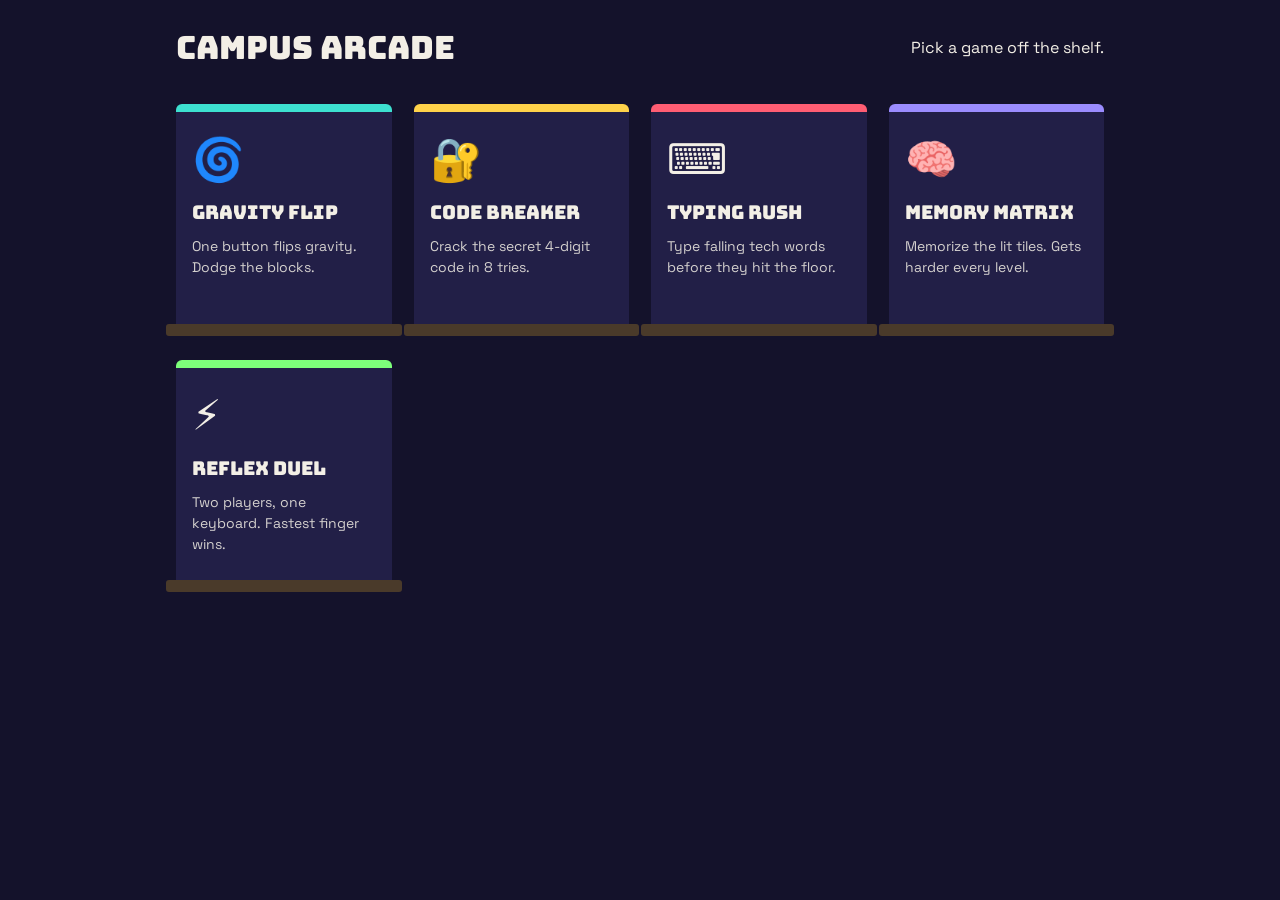
<file: index.html>
<!doctype html><html lang="en"><head><meta charset="utf-8"><meta name="viewport" content="width=device-width,initial-scale=1">
<title>Campus Arcade</title><link rel="stylesheet" href="css/style.css"></head><body><div class="wrap">
<div class="top"><h1>Campus Arcade</h1><span>Pick a game off the shelf.</span></div>
<div class="shelf" id="s"></div></div>
<script src="js/games.js"></script>
<script>
document.getElementById('s').innerHTML=GAMES.map(g=>{const b=best.get(g.id);
return `<a class="case" style="--k:${g.k}" href="games/${g.id}.html"><div class="e">${g.e}</div><h2>${g.name}</h2><p>${g.d}</p>${b!==null?`<small>Best: ${b} ${g.unit}</small>`:''}</a>`}).join('');
</script></body></html>
</file>
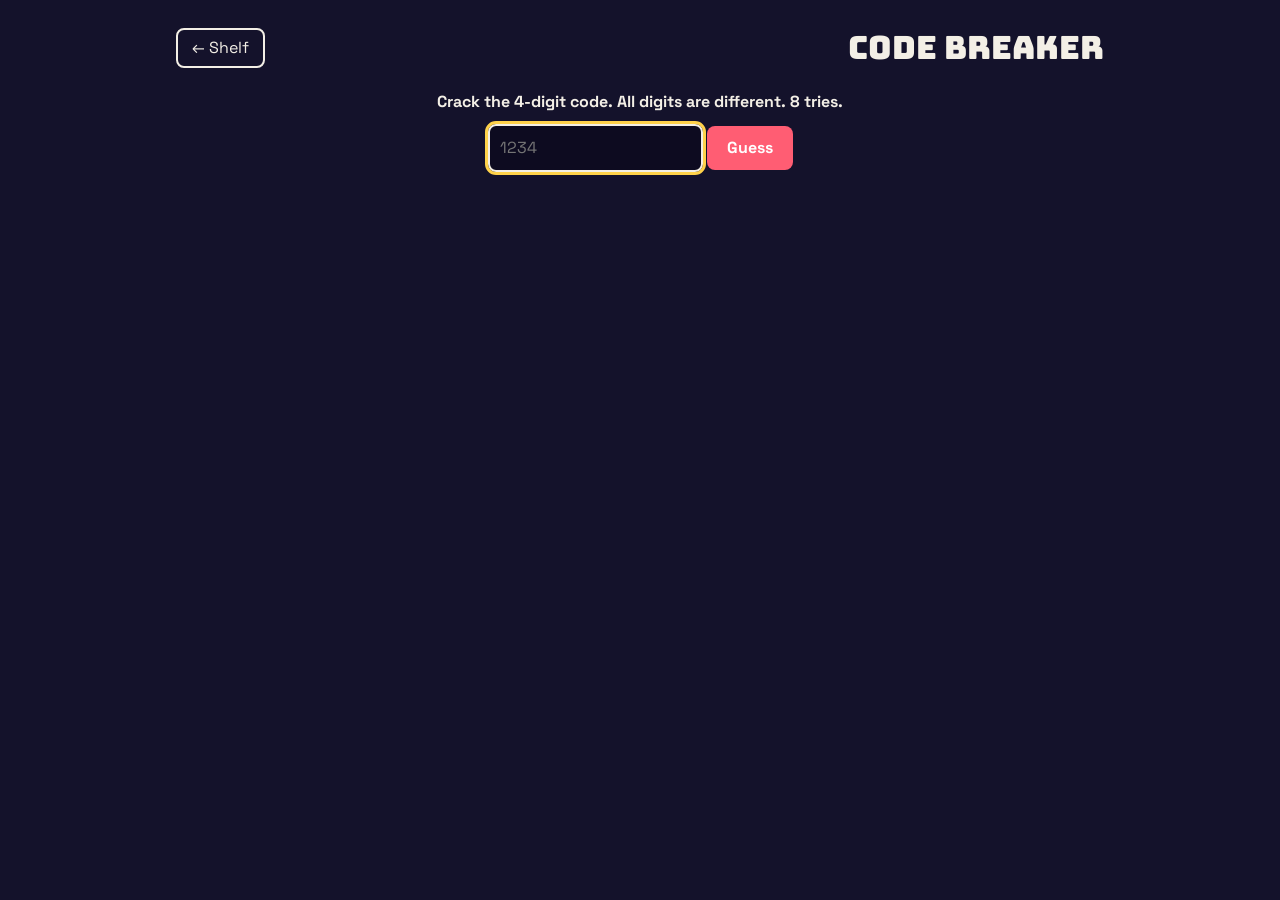
<file: games/code-breaker.html>
<!doctype html><html lang="en"><head><meta charset="utf-8"><meta name="viewport" content="width=device-width,initial-scale=1"><title>Code Breaker</title><link rel="stylesheet" href="../css/style.css"></head><body><div class="wrap"><div class="top"><a class="back" href="../index.html">← Shelf</a><h1>Code Breaker</h1></div>
<div class="stage"><div class="hud" id="h"></div><input id="g" maxlength="4" inputmode="numeric" placeholder="1234" autocomplete="off"> <button class="btn" id="b">Guess</button><br><pre id="log" style="text-align:left;display:inline-block;min-width:260px;font-size:18px"></pre></div>
</div><script src="../js/games.js"></script>
<script>
const h=document.getElementById('h'),g=document.getElementById('g'),b=document.getElementById('b'),log=document.getElementById('log');
let sec,tries,done;
function newGame(){sec=[0,1,2,3,4,5,6,7,8,9].sort(()=>Math.random()-.5).slice(0,4).join('');tries=0;done=false;log.textContent='';g.value='';
 h.textContent='Crack the 4-digit code. All digits are different. 8 tries.';g.focus()}
function guess(){
 if(done){newGame();return}
 const v=g.value;if(!/^\d{4}$/.test(v)||new Set(v).size<4){h.textContent='Enter 4 different digits.';return}
 tries++;let a=0,c=0;
 for(let i=0;i<4;i++){if(v[i]===sec[i])a++;else if(sec.includes(v[i]))c++}
 log.textContent+=`${tries}. ${v}   ●${a}  ○${c}\n`;g.value='';
 if(a===4){done=true;h.textContent=`Cracked in ${tries}! Press Guess for a new code.`;best.set('code-breaker',tries)}
 else if(tries>=8){done=true;h.textContent=`Out of tries. The code was ${sec}. Press Guess to retry.`}
 else h.textContent=`● right digit, right spot. ○ right digit, wrong spot. ${8-tries} left.`}
b.onclick=guess;g.onkeydown=e=>{if(e.key==='Enter')guess()};newGame();
</script></body></html>
</file>
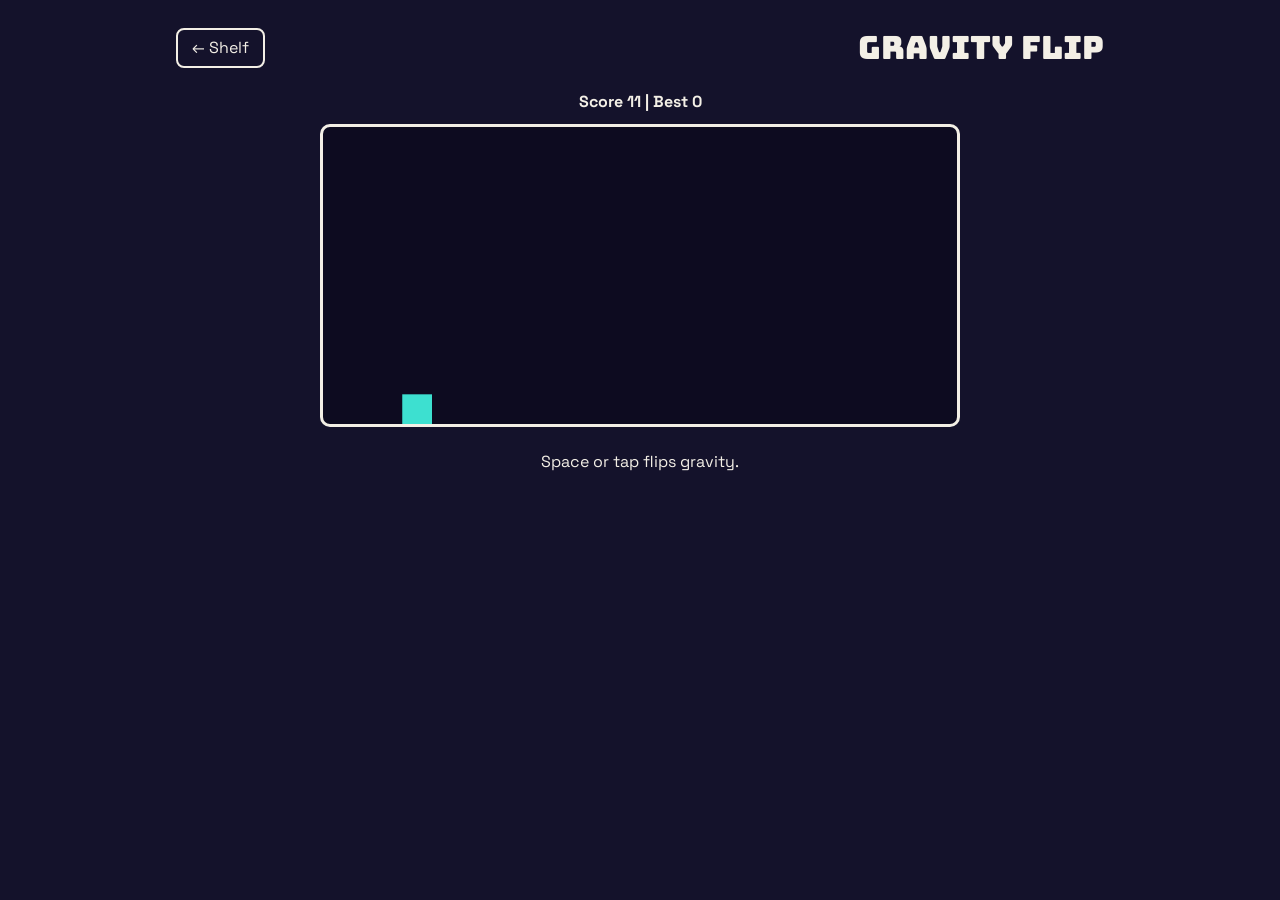
<file: games/gravity-flip.html>
<!doctype html><html lang="en"><head><meta charset="utf-8"><meta name="viewport" content="width=device-width,initial-scale=1"><title>Gravity Flip</title><link rel="stylesheet" href="../css/style.css"></head><body><div class="wrap"><div class="top"><a class="back" href="../index.html">← Shelf</a><h1>Gravity Flip</h1></div>
<div class="stage"><div class="hud" id="h"></div><canvas id="cv" width="640" height="300"></canvas><p>Space or tap flips gravity.</p></div>
</div><script src="../js/games.js"></script>
<script>
const cv=document.getElementById('cv'),x=cv.getContext('2d'),H=document.getElementById('h');
let p,o,f,sp,over,sc;
function reset(){p={y:270,v:0,g:1};o=[];f=0;sp=4;sc=0;over=false}
function flip(){if(over)reset();else p.g*=-1}
addEventListener('keydown',e=>{if(e.code==='Space'){e.preventDefault();flip()}});
cv.addEventListener('pointerdown',flip);
function step(){
 if(!over){f++;sc=Math.floor(f/6);sp=4+f/600;
  p.v+=p.g*.9;p.y+=p.v;if(p.y>270){p.y=270;p.v=0}if(p.y<0){p.y=0;p.v=0}
  if(f%Math.max(35,80-Math.floor(f/60))===0)o.push({x:640,w:30,h:50+Math.random()*60,top:Math.random()<.5});
  o.forEach(b=>b.x-=sp);o=o.filter(b=>b.x>-40);
  for(const b of o){const by=b.top?0:300-b.h;
   if(80<b.x+b.w&&110>b.x&&p.y<by+b.h&&p.y+30>by){over=true;best.set('gravity-flip',sc)}}}
 x.clearRect(0,0,640,300);x.fillStyle='#ff5d73';
 o.forEach(b=>x.fillRect(b.x,b.top?0:300-b.h,b.w,b.h));
 x.fillStyle='#3de0d0';x.fillRect(80,p.y,30,30);
 H.textContent=over?`Game over: ${sc} pts. Tap or press Space to retry.`:`Score ${sc} | Best ${best.get('gravity-flip')||0}`;
 requestAnimationFrame(step)}
reset();step();
</script></body></html>
</file>
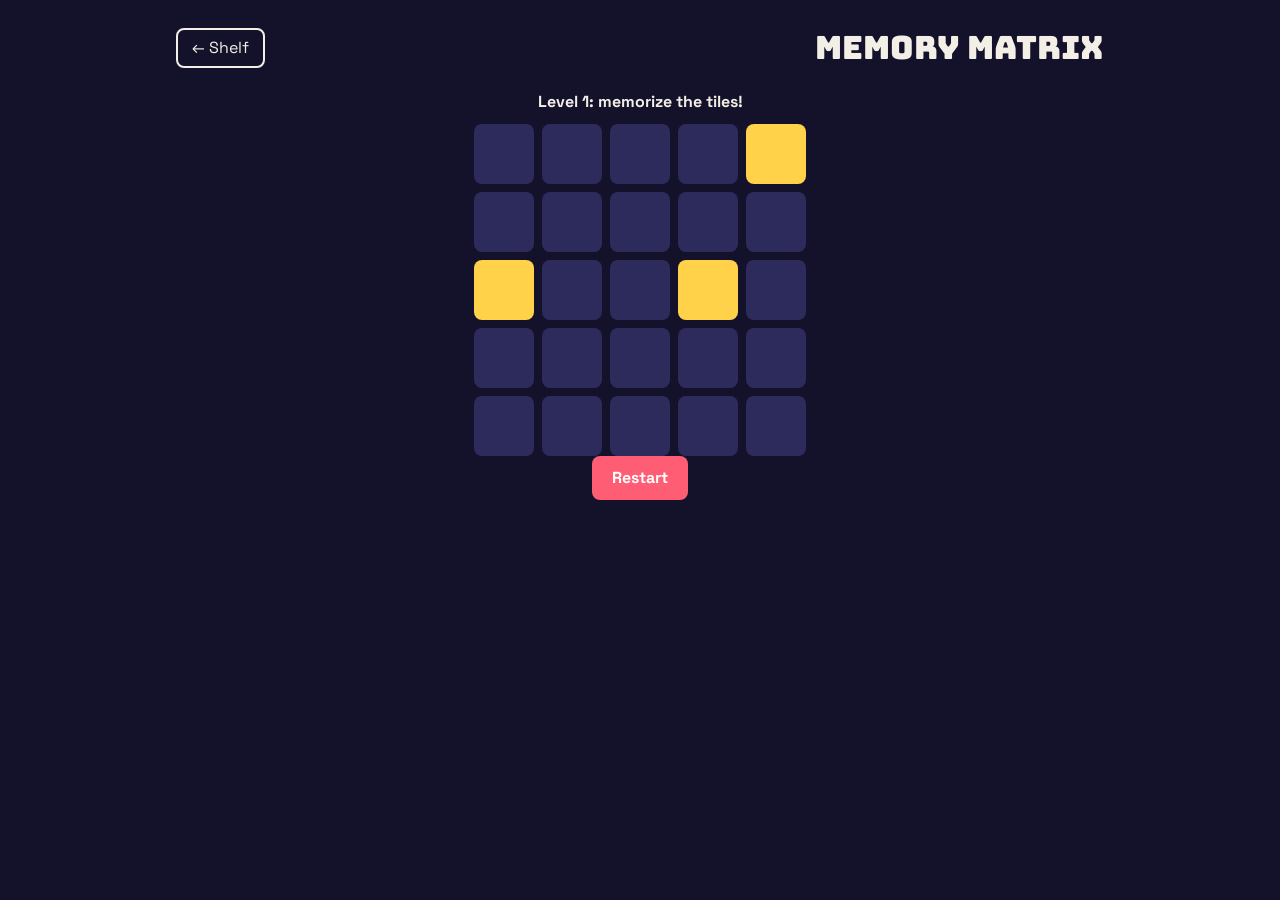
<file: games/memory-matrix.html>
<!doctype html><html lang="en"><head><meta charset="utf-8"><meta name="viewport" content="width=device-width,initial-scale=1"><title>Memory Matrix</title><link rel="stylesheet" href="../css/style.css"><style>#gr{display:inline-grid;grid-template-columns:repeat(5,60px);gap:8px}.t{width:60px;height:60px;border:0;border-radius:8px;background:#2d2a5c;cursor:pointer}.t.on{background:#ffd24a}.t.ok{background:#3de0d0}.t.bad{background:#ff5d73}</style></head><body><div class="wrap"><div class="top"><a class="back" href="../index.html">← Shelf</a><h1>Memory Matrix</h1></div>
<div class="stage"><div class="hud" id="h"></div><div id="gr"></div><br><button class="btn" id="r">Restart</button></div>
</div><script src="../js/games.js"></script>
<script>
const h=document.getElementById('h'),gr=document.getElementById('gr');
const cells=[...Array(25)].map((_,i)=>{const c=document.createElement('button');c.className='t';c.setAttribute('aria-label','tile '+(i+1));c.onclick=()=>pick(i);gr.append(c);return c});
let lvl,ans,sel,phase,run=0;
function next(){phase='show';ans=new Set();while(ans.size<lvl+2)ans.add(Math.floor(Math.random()*25));sel=new Set();
 cells.forEach((c,i)=>c.className='t'+(ans.has(i)?' on':''));h.textContent=`Level ${lvl}: memorize the tiles!`;const r=run;
 setTimeout(()=>{if(r!==run)return;cells.forEach(c=>c.className='t');phase='play';h.textContent='Tap the tiles you saw.'},900+lvl*150)}
function pick(i){if(phase!=='play'||sel.has(i))return;
 if(ans.has(i)){cells[i].className='t ok';sel.add(i);
  if(sel.size===ans.size){best.set('memory-matrix',lvl);lvl++;phase='wait';h.textContent='Nice!';const r=run;setTimeout(()=>{if(r===run)next()},700)}}
 else{cells[i].className='t bad';phase='over';ans.forEach(a=>cells[a].classList.add('on'));h.textContent=`Wrong tile. You cleared ${lvl-1} levels.`}}
function start(){run++;lvl=1;next()}
document.getElementById('r').onclick=start;start();
</script></body></html>
</file>
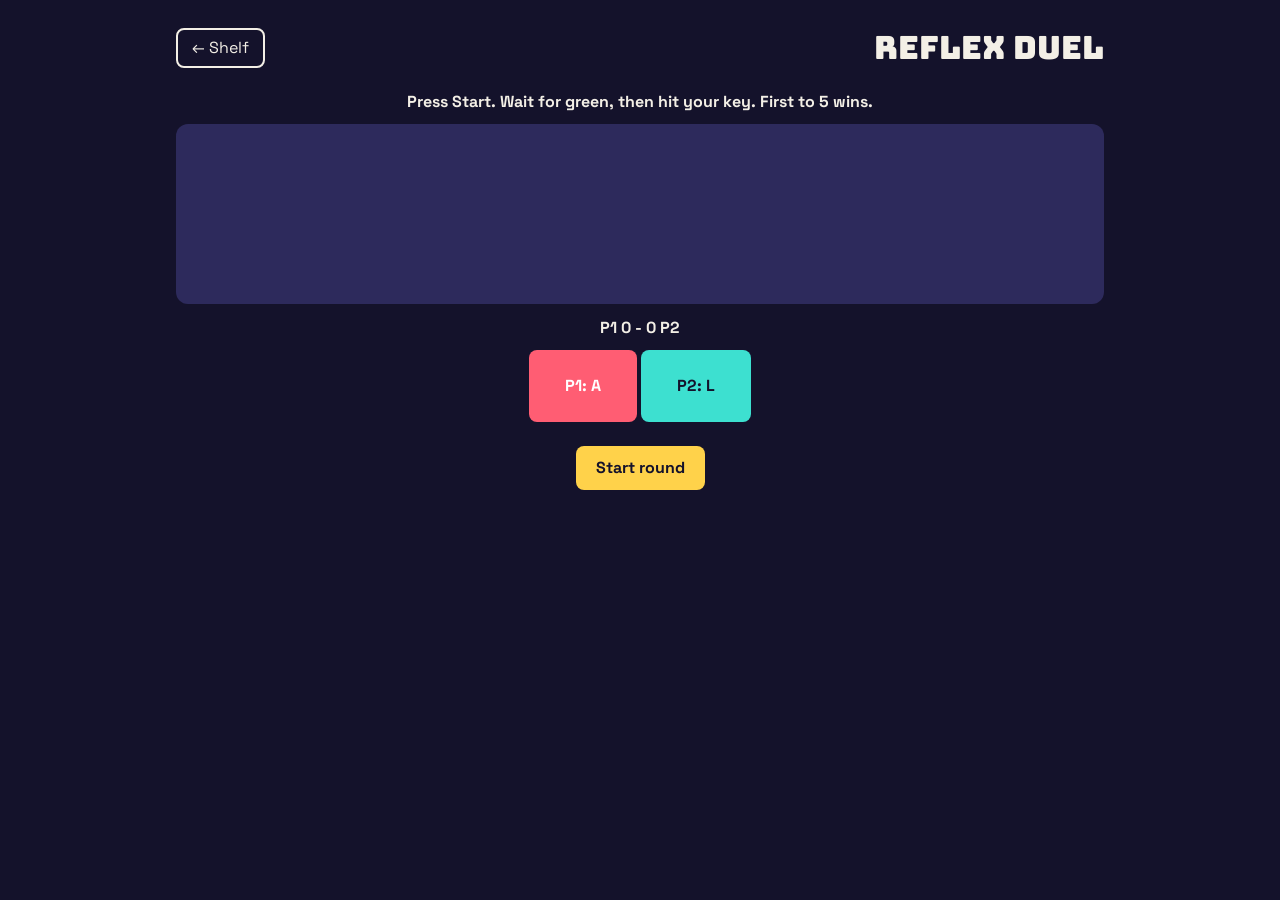
<file: games/reflex-duel.html>
<!doctype html><html lang="en"><head><meta charset="utf-8"><meta name="viewport" content="width=device-width,initial-scale=1"><title>Reflex Duel</title><link rel="stylesheet" href="../css/style.css"></head><body><div class="wrap"><div class="top"><a class="back" href="../index.html">← Shelf</a><h1>Reflex Duel</h1></div>
<div class="stage"><div class="hud" id="m">Press Start. Wait for green, then hit your key. First to 5 wins.</div><div id="box" style="height:180px;border-radius:12px;background:#2d2a5c;margin-bottom:12px"></div><div class="hud" id="sc"></div><button class="btn" id="p1" style="padding:24px 36px">P1: A</button> <button class="btn" id="p2" style="padding:24px 36px;background:#3de0d0;color:#14122b">P2: L</button><br><br><button class="btn" id="go" style="background:#ffd24a;color:#14122b">Start round</button></div>
</div><script src="../js/games.js"></script>
<script>
const m=document.getElementById('m'),box=document.getElementById('box'),S=document.getElementById('sc');
let st='idle',sc=[0,0],timer,t0;
const show=()=>S.textContent=`P1 ${sc[0]}  -  ${sc[1]} P2`;show();
function start(){if(st==='wait'||st==='go')return;st='wait';box.style.background='#ff5d73';m.textContent='Wait for green...';
 timer=setTimeout(()=>{st='go';box.style.background='#7dff7a';m.textContent='NOW!';t0=performance.now()},2000+Math.random()*3000)}
function point(p,msg){st='idle';box.style.background='#2d2a5c';sc[p]++;
 if(sc[p]>=5){msg+=` P${p+1} wins the match!`;sc=[0,0]}show();m.textContent=msg+' Press Start for the next round.'}
function press(p){if(st==='wait'){clearTimeout(timer);point(1-p,`P${p+1} jumped early.`)}
 else if(st==='go')point(p,`P${p+1} wins the round in ${Math.round(performance.now()-t0)} ms.`)}
addEventListener('keydown',e=>{const k=e.key.toLowerCase();if(k==='a')press(0);if(k==='l')press(1)});
document.getElementById('p1').onpointerdown=()=>press(0);
document.getElementById('p2').onpointerdown=()=>press(1);
document.getElementById('go').onclick=start;
</script></body></html>
</file>
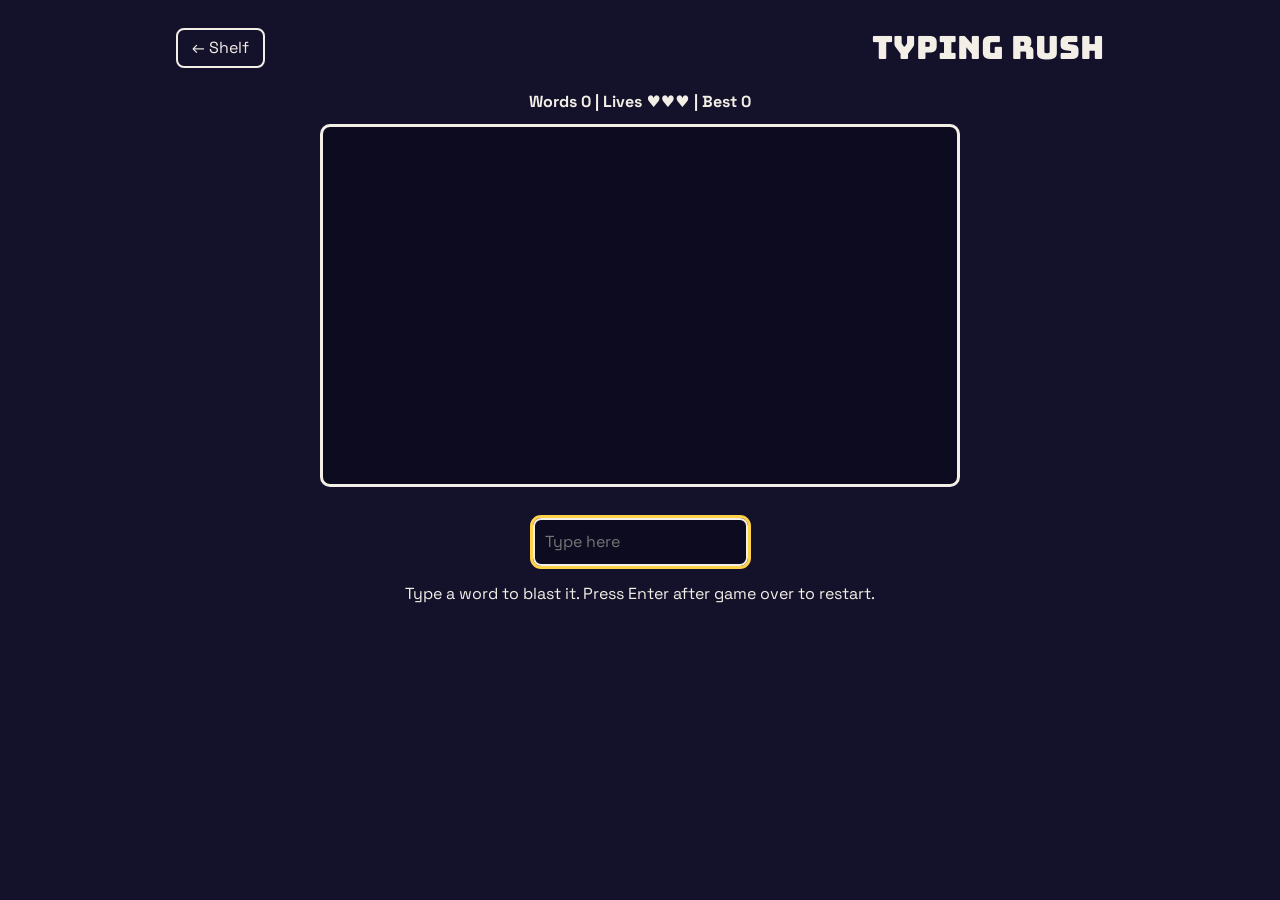
<file: games/typing-rush.html>
<!doctype html><html lang="en"><head><meta charset="utf-8"><meta name="viewport" content="width=device-width,initial-scale=1"><title>Typing Rush</title><link rel="stylesheet" href="../css/style.css"></head><body><div class="wrap"><div class="top"><a class="back" href="../index.html">← Shelf</a><h1>Typing Rush</h1></div>
<div class="stage"><div class="hud" id="h"></div><canvas id="cv" width="640" height="360"></canvas><br><br><input id="i" placeholder="Type here" autocomplete="off" autocapitalize="off"><p>Type a word to blast it. Press Enter after game over to restart.</p></div>
</div><script src="../js/games.js"></script>
<script>
const W='array loop stack queue git push pull merge python java debug compile syntax linux kernel binary pointer lambda react node async cache query index schema deploy commit branch docker server thread socket regex token proxy hash bug'.split(' ');
const cv=document.getElementById('cv'),x=cv.getContext('2d'),H=document.getElementById('h'),I=document.getElementById('i');
let ws,lives,sc,t,over;
function reset(){ws=[];lives=3;sc=0;t=0;over=false;I.value='';I.focus()}
I.oninput=()=>{const i=ws.findIndex(o=>o.w===I.value.trim().toLowerCase());if(i>-1){ws.splice(i,1);sc++;I.value=''}};
I.onkeydown=e=>{if(e.key==='Enter'&&over)reset()};
function step(){
 if(!over){t++;
  if(t%Math.max(35,100-sc*2)===0)ws.push({w:W[Math.floor(Math.random()*W.length)],x:10+Math.random()*520,y:0});
  ws.forEach(o=>o.y+=.6+sc*.02);
  ws=ws.filter(o=>{if(o.y>350){lives--;return false}return true});
  if(lives<=0){over=true;best.set('typing-rush',sc)}}
 x.clearRect(0,0,640,360);x.font='22px monospace';x.fillStyle='#f3efe6';
 ws.forEach(o=>x.fillText(o.w,o.x,o.y+20));
 H.textContent=over?`Game over: ${sc} words.`:`Words ${sc} | Lives ${'♥'.repeat(lives)} | Best ${best.get('typing-rush')||0}`;
 requestAnimationFrame(step)}
reset();step();
</script></body></html>
</file>
<file: css/style.css>
@import url('https://fonts.googleapis.com/css2?family=Bungee&family=Space+Grotesk:wght@400;700&display=swap');
:root{--bg:#14122b;--ink:#f3efe6;--a:#ff5d73;--b:#3de0d0;--c:#ffd24a;--card:#221f47}
*{box-sizing:border-box}
body{margin:0;background:var(--bg);color:var(--ink);font:16px/1.5 'Space Grotesk',system-ui,sans-serif}
h1,h2{font-family:Bungee,Impact,sans-serif;font-weight:400;margin:0}
.wrap{max-width:960px;margin:0 auto;padding:24px 16px 60px}
.top{display:flex;justify-content:space-between;align-items:center;gap:12px;flex-wrap:wrap}
.back{color:var(--ink);text-decoration:none;border:2px solid var(--ink);padding:6px 14px;border-radius:8px}
.back:hover,.back:focus-visible{background:var(--ink);color:var(--bg);outline:none}
.shelf{display:grid;grid-template-columns:repeat(auto-fill,minmax(170px,1fr));gap:36px 22px;margin-top:32px}
.case{display:block;color:var(--ink);text-decoration:none;background:var(--card);border-radius:6px 6px 0 0;padding:16px;min-height:220px;border-top:8px solid var(--k);position:relative;transition:transform .15s}
.case:hover,.case:focus-visible{transform:translateY(-8px);outline:none}
.case:after{content:"";position:absolute;left:-10px;right:-10px;bottom:-12px;height:12px;background:#4a3a2a;border-radius:3px}
.case .e{font-size:42px}
.case h2{font-size:19px;margin:8px 0}
.case p{font-size:14px;opacity:.85;margin:0}
.case small{display:block;margin-top:10px;color:var(--k);font-weight:700}
.stage{margin-top:18px;text-align:center}
canvas{width:100%;max-width:640px;background:#0d0b20;border:3px solid var(--ink);border-radius:10px;touch-action:none}
button,input{font:inherit}
.btn{background:var(--a);color:#fff;border:0;padding:10px 20px;border-radius:8px;cursor:pointer;font-weight:700}
.btn:focus-visible,input:focus-visible{outline:3px solid var(--c)}
input{padding:10px;border-radius:8px;border:2px solid var(--ink);background:#0d0b20;color:var(--ink)}
.hud{margin:10px 0;font-weight:700;min-height:1.5em}
@media(prefers-reduced-motion:reduce){*{transition:none!important}}
</file>
